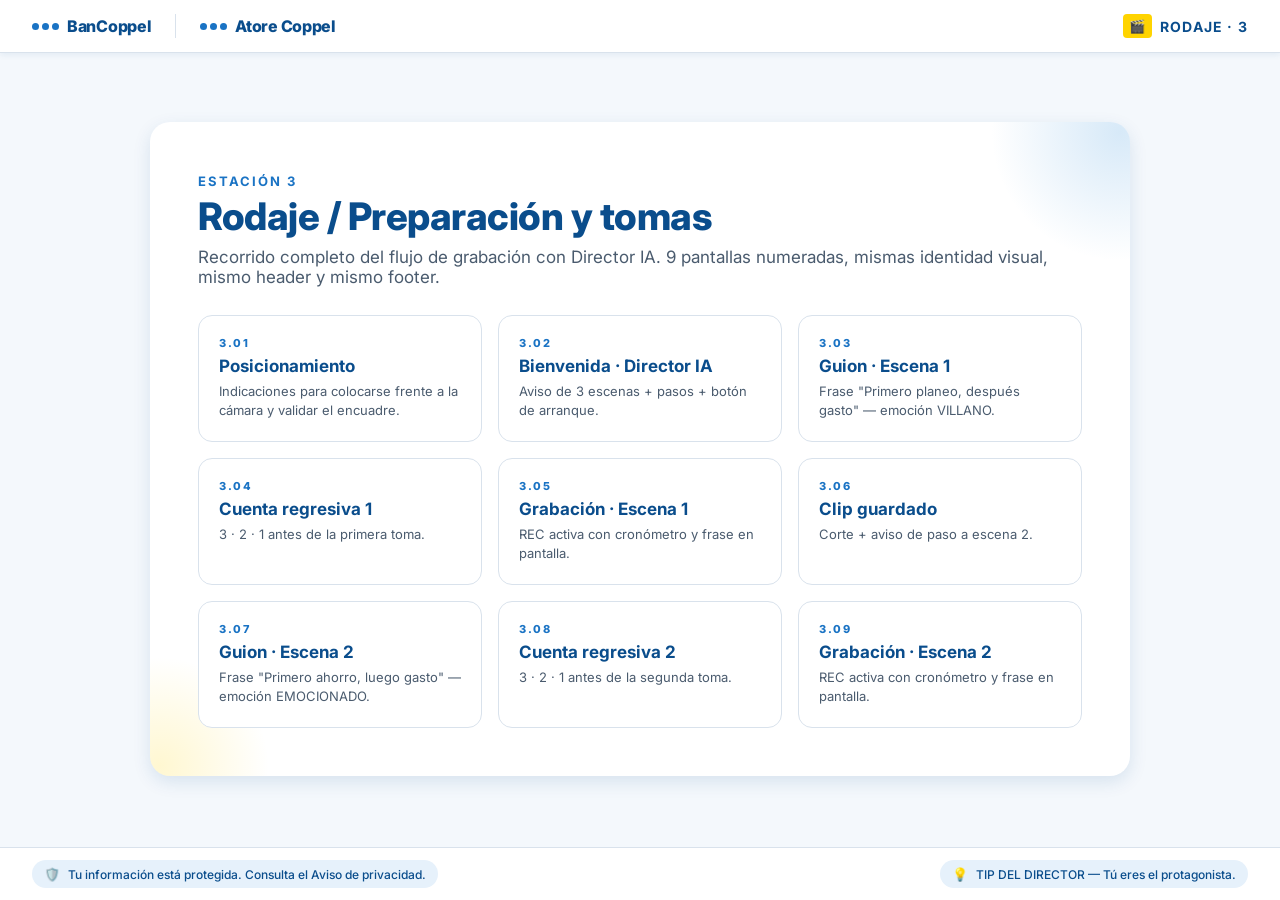
<file: index.html>
<!DOCTYPE html>
<html lang="es">
<head>
  <meta charset="UTF-8">
  <meta name="viewport" content="width=device-width, initial-scale=1.0">
  <title>Foro HTML · Estación 3 · Rodaje</title>
  <link rel="stylesheet" href="assets/styles.css">
  <link rel="preconnect" href="https://fonts.googleapis.com">
  <link rel="preconnect" href="https://fonts.gstatic.com" crossorigin>
  <link href="https://fonts.googleapis.com/css2?family=Inter:wght@400;600;700;800&display=swap" rel="stylesheet">
</head>
<body>
  <header class="app-header">
    <div class="brand">
      <div class="brand-logo">
        <span class="dots"><span class="dot"></span><span class="dot"></span><span class="dot"></span></span>
        BanCoppel
      </div>
      <div class="brand-divider"></div>
      <div class="brand-logo logo-atore">
        <span class="dots"><span class="dot"></span><span class="dot"></span><span class="dot"></span></span>
        Atore Coppel
      </div>
    </div>
    <div class="section-tag">
      <span class="claqueta">🎬</span>
      RODAJE · 3
    </div>
  </header>

  <main>
    <div class="screen">
      <div class="screen-inner">
        <div class="eyebrow">Estación 3</div>
        <h1 class="title">Rodaje / Preparación y tomas</h1>
        <h2 class="subtitle">Recorrido completo del flujo de grabación con Director IA. 9 pantallas numeradas, mismas identidad visual, mismo header y mismo footer.</h2>

        <div class="flow-grid">
          <a class="flow-card" href="3.01-posicionamiento.html">
            <div class="num">3.01</div>
            <h3>Posicionamiento</h3>
            <p>Indicaciones para colocarse frente a la cámara y validar el encuadre.</p>
          </a>
          <a class="flow-card" href="3.02-bienvenida.html">
            <div class="num">3.02</div>
            <h3>Bienvenida · Director IA</h3>
            <p>Aviso de 3 escenas + pasos + botón de arranque.</p>
          </a>
          <a class="flow-card" href="3.03-guion-1.html">
            <div class="num">3.03</div>
            <h3>Guion · Escena 1</h3>
            <p>Frase "Primero planeo, después gasto" — emoción VILLANO.</p>
          </a>
          <a class="flow-card" href="3.04-cuenta-1.html">
            <div class="num">3.04</div>
            <h3>Cuenta regresiva 1</h3>
            <p>3 · 2 · 1 antes de la primera toma.</p>
          </a>
          <a class="flow-card" href="3.05-grabacion-1.html">
            <div class="num">3.05</div>
            <h3>Grabación · Escena 1</h3>
            <p>REC activa con cronómetro y frase en pantalla.</p>
          </a>
          <a class="flow-card" href="3.06-clip-guardado.html">
            <div class="num">3.06</div>
            <h3>Clip guardado</h3>
            <p>Corte + aviso de paso a escena 2.</p>
          </a>
          <a class="flow-card" href="3.07-guion-2.html">
            <div class="num">3.07</div>
            <h3>Guion · Escena 2</h3>
            <p>Frase "Primero ahorro, luego gasto" — emoción EMOCIONADO.</p>
          </a>
          <a class="flow-card" href="3.08-cuenta-2.html">
            <div class="num">3.08</div>
            <h3>Cuenta regresiva 2</h3>
            <p>3 · 2 · 1 antes de la segunda toma.</p>
          </a>
          <a class="flow-card" href="3.09-grabacion-2.html">
            <div class="num">3.09</div>
            <h3>Grabación · Escena 2</h3>
            <p>REC activa con cronómetro y frase en pantalla.</p>
          </a>
        </div>
      </div>
    </div>
  </main>

  <footer class="app-footer">
    <span class="pill"><span class="ico">🛡️</span> Tu información está protegida. Consulta el Aviso de privacidad.</span>
    <span class="pill"><span class="ico">💡</span> TIP DEL DIRECTOR — Tú eres el protagonista.</span>
  </footer>
</body>
</html>
<!-- wake Tue Sep 29 17:18:09 UTC 2026 -->
</file>
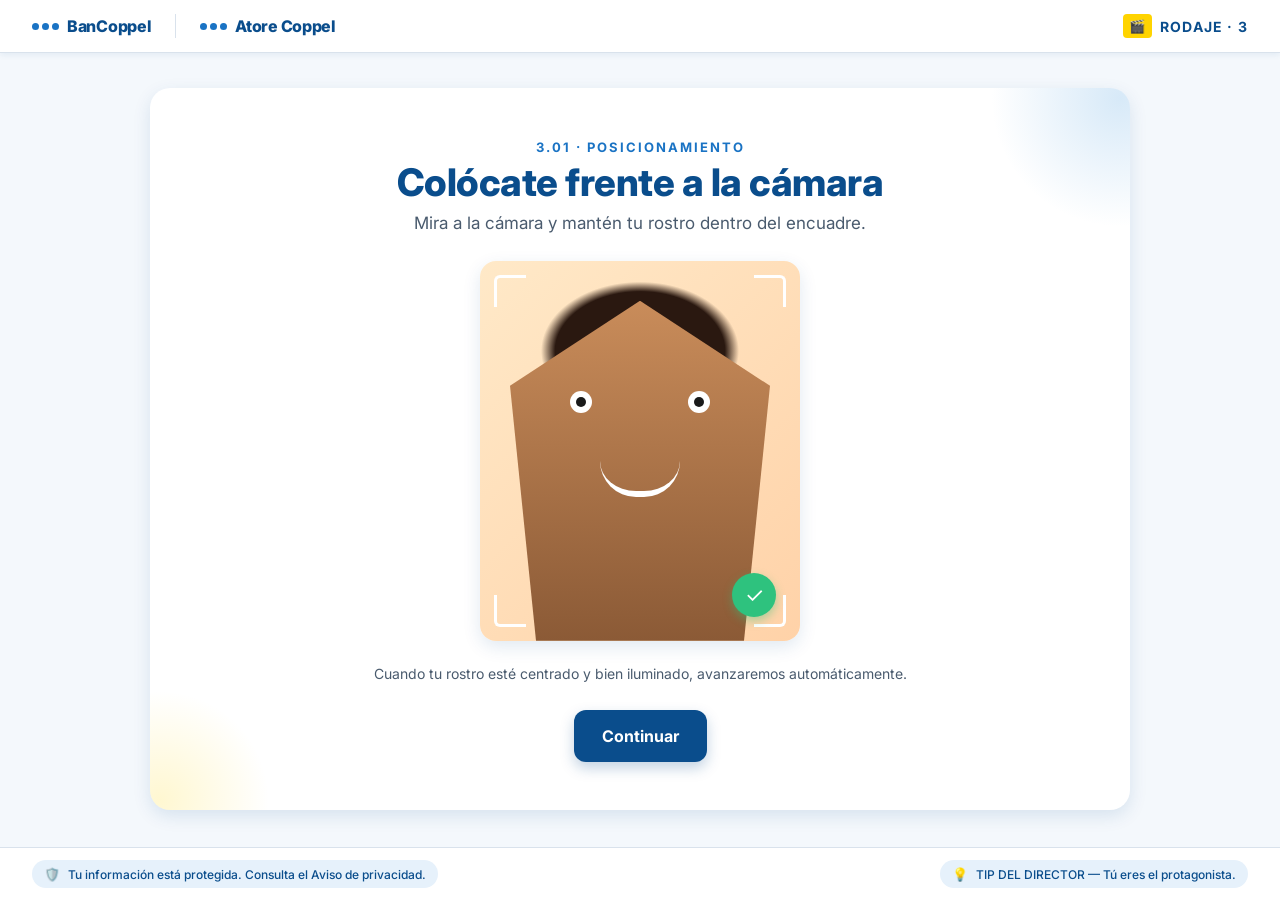
<file: 3.01-posicionamiento.html>
<!DOCTYPE html>
<html lang="es">
<head>
  <meta charset="UTF-8">
  <meta name="viewport" content="width=device-width, initial-scale=1.0">
  <title>3.01 · Posicionamiento</title>
  <link rel="stylesheet" href="assets/styles.css">
  <link href="https://fonts.googleapis.com/css2?family=Inter:wght@400;600;700;800&display=swap" rel="stylesheet">
</head>
<body>
  <header class="app-header">
    <div class="brand">
      <div class="brand-logo"><span class="dots"><span class="dot"></span><span class="dot"></span><span class="dot"></span></span>BanCoppel</div>
      <div class="brand-divider"></div>
      <div class="brand-logo logo-atore"><span class="dots"><span class="dot"></span><span class="dot"></span><span class="dot"></span></span>Atore Coppel</div>
    </div>
    <div class="section-tag"><span class="claqueta">🎬</span> RODAJE · 3</div>
  </header>

  <main>
    <div class="screen">
      <div class="screen-inner" style="text-align:center;">
        <div class="eyebrow">3.01 · Posicionamiento</div>
        <h1 class="title">Colócate frente a la cámara</h1>
        <h2 class="subtitle">Mira a la cámara y mantén tu rostro dentro del encuadre.</h2>

        <div class="camera-frame" role="img" aria-label="Vista previa del encuadre con persona sonriente">
          <div class="hair"></div>
          <div class="face"></div>
          <div class="eyes"><span></span><span></span></div>
          <div class="smile"></div>
          <div class="corner tl"></div>
          <div class="corner tr"></div>
          <div class="corner bl"></div>
          <div class="corner br"></div>
          <div class="check" title="Encuadre correcto">✓</div>
        </div>

        <p style="margin-top:24px; color:var(--c-texto-suave); font-size:14px;">
          Cuando tu rostro esté centrado y bien iluminado, avanzaremos automáticamente.
        </p>

        <div style="margin-top:28px;">
          <a class="btn btn-primary" href="3.02-bienvenida.html">Continuar</a>
        </div>
      </div>
    </div>
  </main>

  <footer class="app-footer">
    <span class="pill"><span class="ico">🛡️</span> Tu información está protegida. Consulta el Aviso de privacidad.</span>
    <span class="pill"><span class="ico">💡</span> TIP DEL DIRECTOR — Tú eres el protagonista.</span>
  </footer>
</body>
</html>
</file>
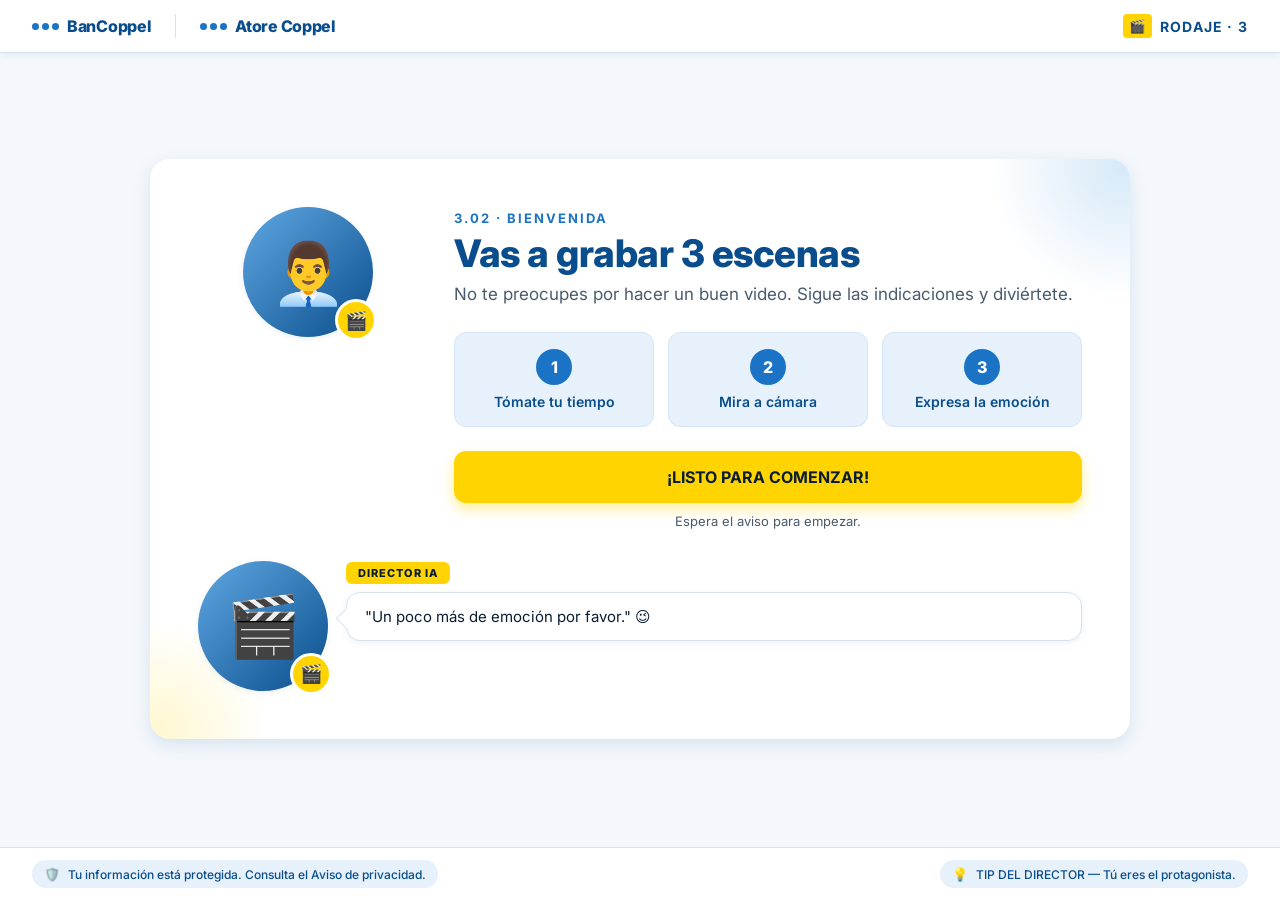
<file: 3.02-bienvenida.html>
<!DOCTYPE html>
<html lang="es">
<head>
  <meta charset="UTF-8">
  <meta name="viewport" content="width=device-width, initial-scale=1.0">
  <title>3.02 · Bienvenida · Director IA</title>
  <link rel="stylesheet" href="assets/styles.css">
  <link href="https://fonts.googleapis.com/css2?family=Inter:wght@400;600;700;800&display=swap" rel="stylesheet">
</head>
<body>
  <header class="app-header">
    <div class="brand">
      <div class="brand-logo"><span class="dots"><span class="dot"></span><span class="dot"></span><span class="dot"></span></span>BanCoppel</div>
      <div class="brand-divider"></div>
      <div class="brand-logo logo-atore"><span class="dots"><span class="dot"></span><span class="dot"></span><span class="dot"></span></span>Atore Coppel</div>
    </div>
    <div class="section-tag"><span class="claqueta">🎬</span> RODAJE · 3</div>
  </header>

  <main>
    <div class="screen">
      <div class="screen-inner">
        <div class="split">
          <div class="left">
            <div class="director-avatar">👨‍💼</div>
          </div>

          <div>
            <div class="eyebrow">3.02 · Bienvenida</div>
            <h1 class="title">Vas a grabar 3 escenas</h1>
            <h2 class="subtitle">No te preocupes por hacer un buen video. Sigue las indicaciones y diviértete.</h2>

            <div class="steps">
              <div class="step"><div class="num">1</div><div class="label">Tómate tu tiempo</div></div>
              <div class="step"><div class="num">2</div><div class="label">Mira a cámara</div></div>
              <div class="step"><div class="num">3</div><div class="label">Expresa la emoción</div></div>
            </div>

            <a class="btn btn-yellow btn-block" href="3.03-guion-1.html">
              ¡LISTO PARA COMENZAR!
            </a>
            <p style="margin-top:10px; font-size:13px; color:var(--c-texto-suave); text-align:center;">
              Espera el aviso para empezar.
            </p>
          </div>
        </div>

        <div style="margin-top:32px;">
          <div class="director">
            <div class="director-avatar">🎬</div>
            <div class="director-info">
              <span class="director-tag">DIRECTOR IA</span>
              <div class="director-bubble">
                "Un poco más de emoción por favor." 😉
              </div>
            </div>
          </div>
        </div>
      </div>
    </div>
  </main>

  <footer class="app-footer">
    <span class="pill"><span class="ico">🛡️</span> Tu información está protegida. Consulta el Aviso de privacidad.</span>
    <span class="pill"><span class="ico">💡</span> TIP DEL DIRECTOR — Tú eres el protagonista.</span>
  </footer>
</body>
</html>
</file>
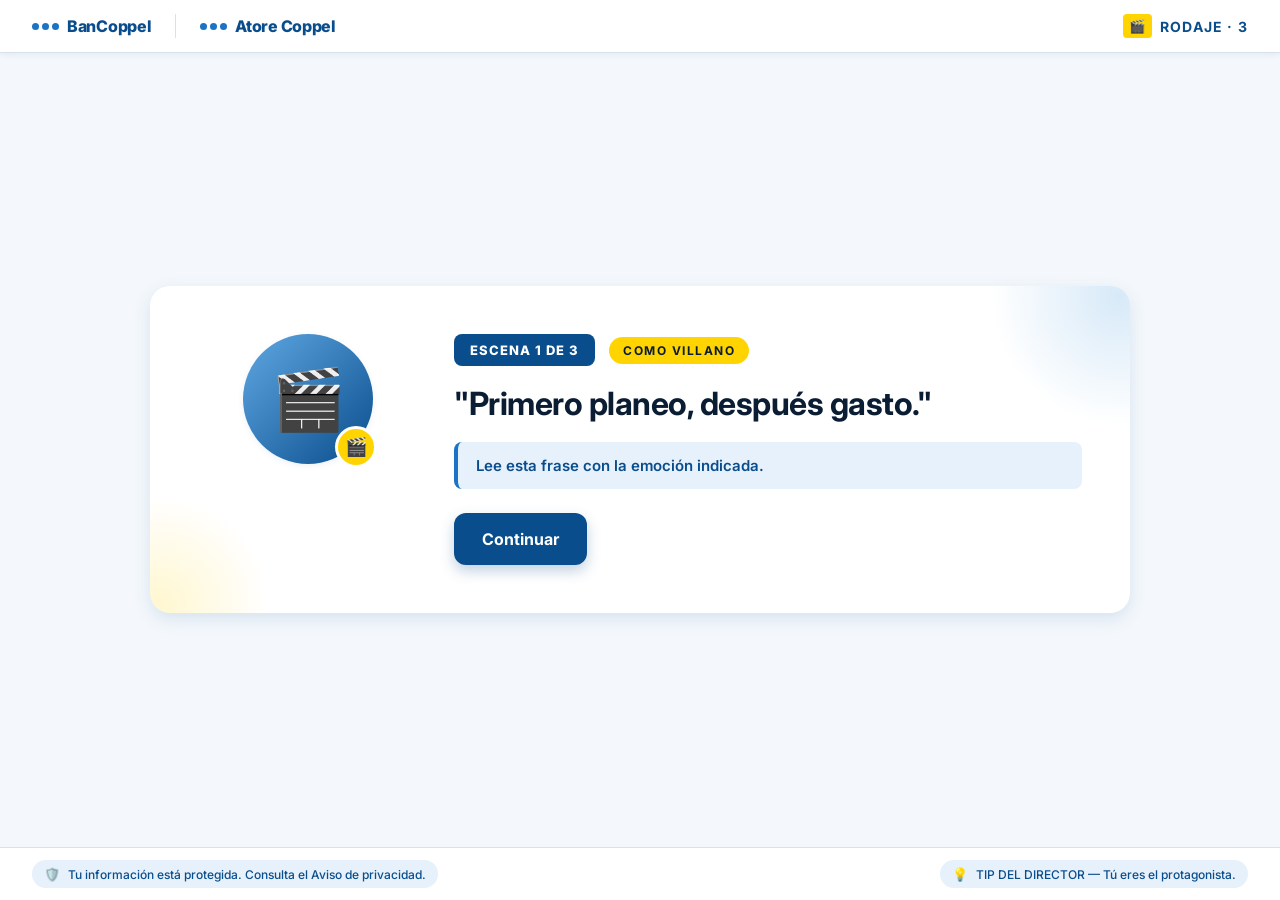
<file: 3.03-guion-1.html>
<!DOCTYPE html>
<html lang="es">
<head>
  <meta charset="UTF-8">
  <meta name="viewport" content="width=device-width, initial-scale=1.0">
  <title>3.03 · Guion Escena 1</title>
  <link rel="stylesheet" href="assets/styles.css">
  <link href="https://fonts.googleapis.com/css2?family=Inter:wght@400;600;700;800&display=swap" rel="stylesheet">
</head>
<body>
  <header class="app-header">
    <div class="brand">
      <div class="brand-logo"><span class="dots"><span class="dot"></span><span class="dot"></span><span class="dot"></span></span>BanCoppel</div>
      <div class="brand-divider"></div>
      <div class="brand-logo logo-atore"><span class="dots"><span class="dot"></span><span class="dot"></span><span class="dot"></span></span>Atore Coppel</div>
    </div>
    <div class="section-tag"><span class="claqueta">🎬</span> RODAJE · 3</div>
  </header>

  <main>
    <div class="screen">
      <div class="screen-inner">
        <div class="split">
          <div class="left">
            <div class="director-avatar">🎬</div>
          </div>

          <div>
            <span class="escena-tag">ESCENA 1 DE 3</span>
            <span class="emocion-tag">COMO VILLANO</span>

            <blockquote class="quote">"Primero planeo, después gasto."</blockquote>

            <div class="instr">Lee esta frase con la emoción indicada.</div>

            <div style="margin-top:24px; display:flex; gap:12px;">
              <a class="btn btn-primary" href="3.04-cuenta-1.html">Continuar</a>
            </div>
          </div>
        </div>
      </div>
    </div>
  </main>

  <footer class="app-footer">
    <span class="pill"><span class="ico">🛡️</span> Tu información está protegida. Consulta el Aviso de privacidad.</span>
    <span class="pill"><span class="ico">💡</span> TIP DEL DIRECTOR — Tú eres el protagonista.</span>
  </footer>
</body>
</html>
</file>
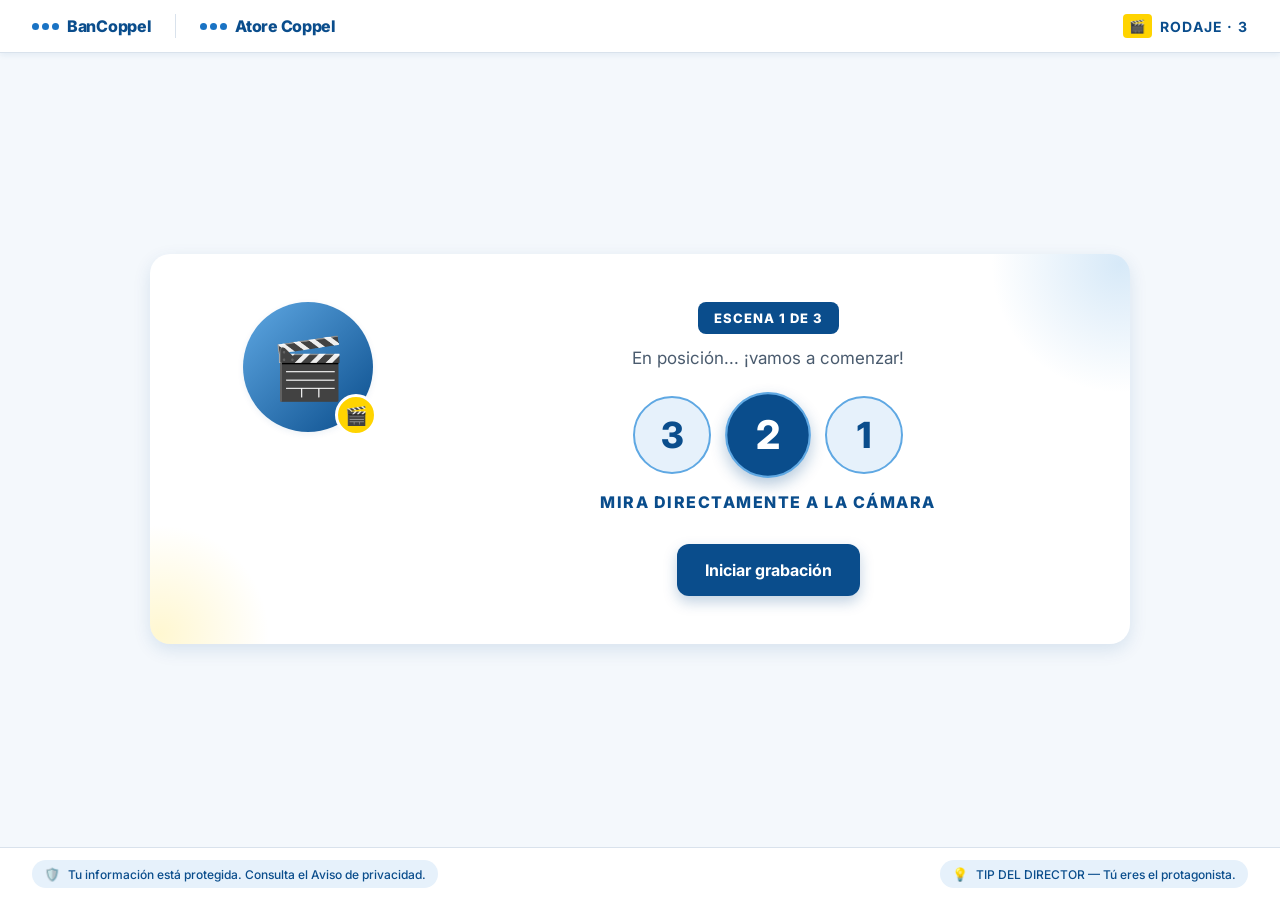
<file: 3.04-cuenta-1.html>
<!DOCTYPE html>
<html lang="es">
<head>
  <meta charset="UTF-8">
  <meta name="viewport" content="width=device-width, initial-scale=1.0">
  <title>3.04 · Cuenta regresiva 1</title>
  <link rel="stylesheet" href="assets/styles.css">
  <link href="https://fonts.googleapis.com/css2?family=Inter:wght@400;600;700;800&display=swap" rel="stylesheet">
</head>
<body>
  <header class="app-header">
    <div class="brand">
      <div class="brand-logo"><span class="dots"><span class="dot"></span><span class="dot"></span><span class="dot"></span></span>BanCoppel</div>
      <div class="brand-divider"></div>
      <div class="brand-logo logo-atore"><span class="dots"><span class="dot"></span><span class="dot"></span><span class="dot"></span></span>Atore Coppel</div>
    </div>
    <div class="section-tag"><span class="claqueta">🎬</span> RODAJE · 3</div>
  </header>

  <main>
    <div class="screen">
      <div class="screen-inner">
        <div class="split">
          <div class="left">
            <div class="director-avatar">🎬</div>
          </div>

          <div style="text-align:center;">
            <span class="escena-tag">ESCENA 1 DE 3</span>
            <h2 class="subtitle" style="margin-top:14px;">En posición... ¡vamos a comenzar!</h2>

            <div class="countdown" id="countdown">
              <div class="circle active">3</div>
              <div class="circle">2</div>
              <div class="circle">1</div>
            </div>

            <div class="look-cam">MIRA DIRECTAMENTE A LA CÁMARA</div>

            <div style="margin-top:32px;">
              <a class="btn btn-primary" href="3.05-grabacion-1.html">Iniciar grabación</a>
            </div>
          </div>
        </div>
      </div>
    </div>
  </main>

  <footer class="app-footer">
    <span class="pill"><span class="ico">🛡️</span> Tu información está protegida. Consulta el Aviso de privacidad.</span>
    <span class="pill"><span class="ico">💡</span> TIP DEL DIRECTOR — Tú eres el protagonista.</span>
  </footer>

  <script>
    // Pequeña animación visual: resalta 3 → 2 → 1
    const circles = document.querySelectorAll('#countdown .circle');
    let i = 0;
    setInterval(() => {
      circles.forEach(c => c.classList.remove('active'));
      i = (i + 1) % circles.length;
      circles[i].classList.add('active');
    }, 900);
  </script>
</body>
</html>
</file>
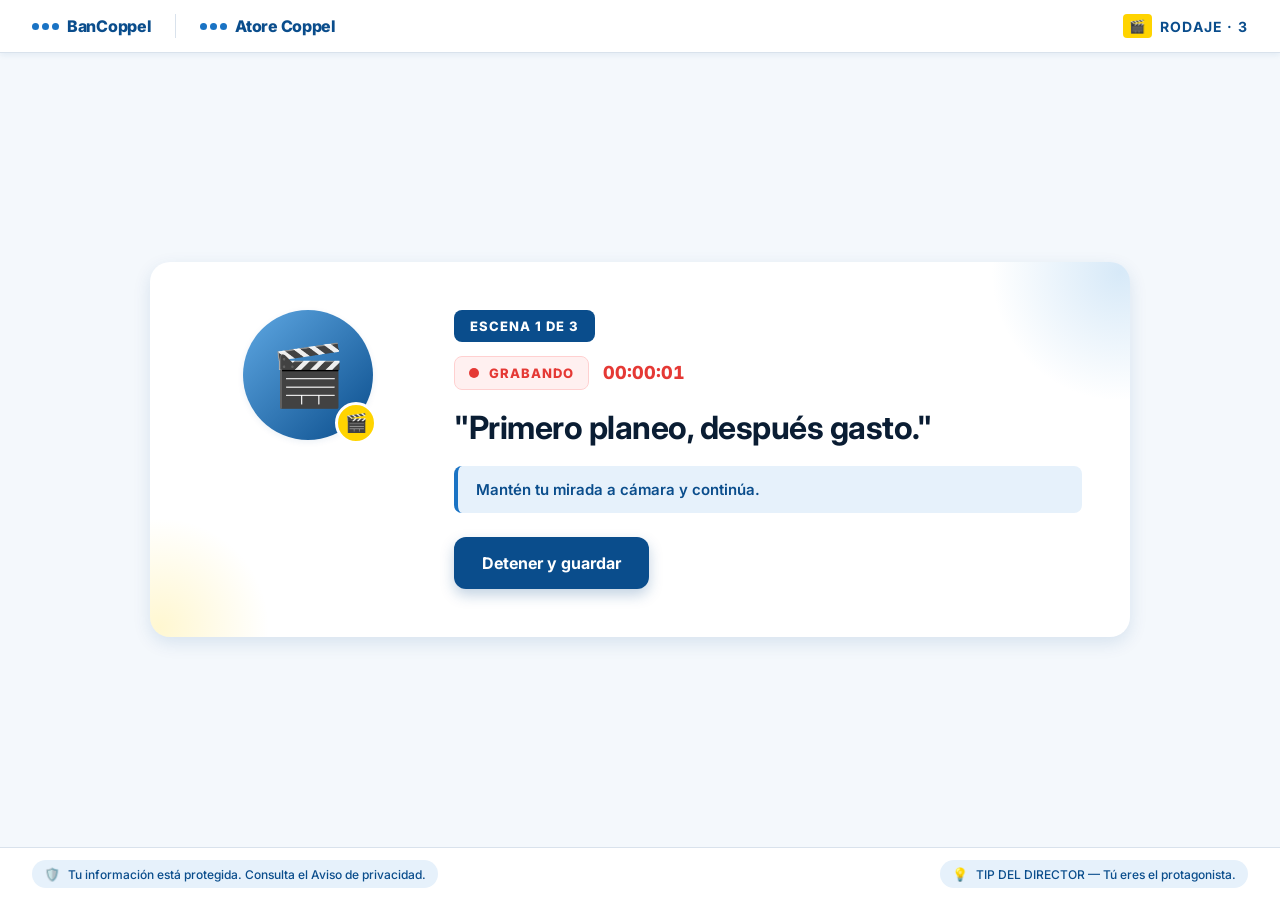
<file: 3.05-grabacion-1.html>
<!DOCTYPE html>
<html lang="es">
<head>
  <meta charset="UTF-8">
  <meta name="viewport" content="width=device-width, initial-scale=1.0">
  <title>3.05 · Grabación Escena 1</title>
  <link rel="stylesheet" href="assets/styles.css">
  <link href="https://fonts.googleapis.com/css2?family=Inter:wght@400;600;700;800&display=swap" rel="stylesheet">
</head>
<body>
  <header class="app-header">
    <div class="brand">
      <div class="brand-logo"><span class="dots"><span class="dot"></span><span class="dot"></span><span class="dot"></span></span>BanCoppel</div>
      <div class="brand-divider"></div>
      <div class="brand-logo logo-atore"><span class="dots"><span class="dot"></span><span class="dot"></span><span class="dot"></span></span>Atore Coppel</div>
    </div>
    <div class="section-tag"><span class="claqueta">🎬</span> RODAJE · 3</div>
  </header>

  <main>
    <div class="screen">
      <div class="screen-inner">
        <div class="split">
          <div class="left">
            <div class="director-avatar">🎬</div>
          </div>

          <div>
            <span class="escena-tag">ESCENA 1 DE 3</span>

            <div style="margin-top:14px; display:flex; align-items:center; gap:14px;">
              <span class="rec-hud"><span class="dot"></span> GRABANDO</span>
              <span class="timer" id="timer" style="font-weight:800; color:var(--c-rojo-500); font-size:18px;">00:00:00</span>
            </div>

            <blockquote class="quote">"Primero planeo, después gasto."</blockquote>

            <div class="instr">Mantén tu mirada a cámara y continúa.</div>

            <div style="margin-top:24px;">
              <a class="btn btn-primary" href="3.06-clip-guardado.html">Detener y guardar</a>
            </div>
          </div>
        </div>
      </div>
    </div>
  </main>

  <footer class="app-footer">
    <span class="pill"><span class="ico">🛡️</span> Tu información está protegida. Consulta el Aviso de privacidad.</span>
    <span class="pill"><span class="ico">💡</span> TIP DEL DIRECTOR — Tú eres el protagonista.</span>
  </footer>

  <script>
    const t = document.getElementById('timer');
    let s = 0;
    setInterval(() => {
      s++;
      const hh = String(Math.floor(s / 3600)).padStart(2, '0');
      const mm = String(Math.floor((s % 3600) / 60)).padStart(2, '0');
      const ss = String(s % 60).padStart(2, '0');
      t.textContent = `${hh}:${mm}:${ss}`;
    }, 1000);
  </script>
</body>
</html>
</file>
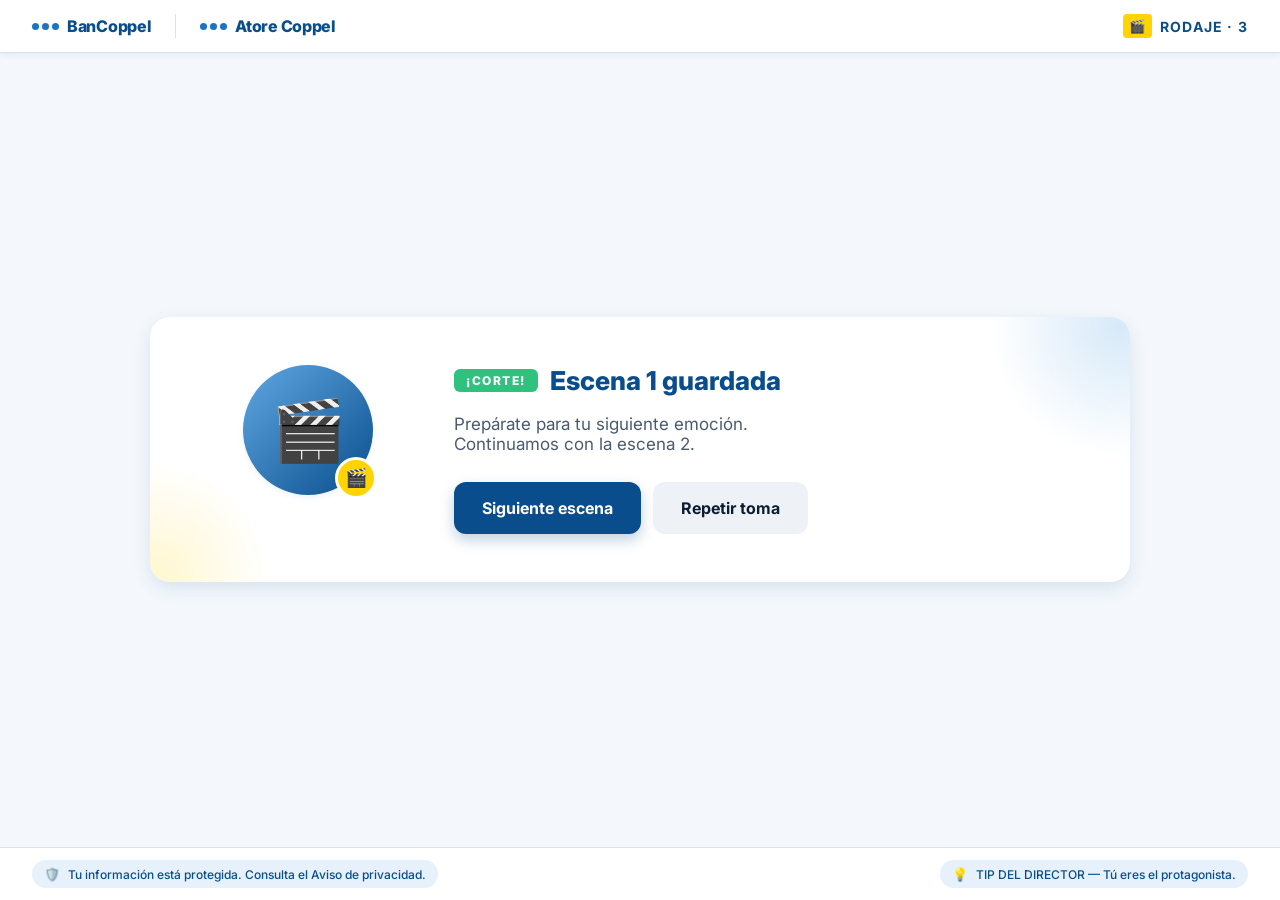
<file: 3.06-clip-guardado.html>
<!DOCTYPE html>
<html lang="es">
<head>
  <meta charset="UTF-8">
  <meta name="viewport" content="width=device-width, initial-scale=1.0">
  <title>3.06 · Clip guardado</title>
  <link rel="stylesheet" href="assets/styles.css">
  <link href="https://fonts.googleapis.com/css2?family=Inter:wght@400;600;700;800&display=swap" rel="stylesheet">
</head>
<body>
  <header class="app-header">
    <div class="brand">
      <div class="brand-logo"><span class="dots"><span class="dot"></span><span class="dot"></span><span class="dot"></span></span>BanCoppel</div>
      <div class="brand-divider"></div>
      <div class="brand-logo logo-atore"><span class="dots"><span class="dot"></span><span class="dot"></span><span class="dot"></span></span>Atore Coppel</div>
    </div>
    <div class="section-tag"><span class="claqueta">🎬</span> RODAJE · 3</div>
  </header>

  <main>
    <div class="screen">
      <div class="screen-inner">
        <div class="split">
          <div class="left">
            <div class="director-avatar">🎬</div>
          </div>

          <div>
            <div class="corte">
              <span class="badge">¡CORTE!</span>
              <span>Escena 1 guardada</span>
            </div>

            <h2 class="subtitle" style="margin-top:18px;">
              Prepárate para tu siguiente emoción.<br>
              Continuamos con la escena 2.
            </h2>

            <div style="margin-top:24px; display:flex; gap:12px;">
              <a class="btn btn-primary" href="3.07-guion-2.html">Siguiente escena</a>
              <a class="btn" style="background:#eef2f7; color:var(--c-texto);" href="3.05-grabacion-1.html">Repetir toma</a>
            </div>
          </div>
        </div>
      </div>
    </div>
  </main>

  <footer class="app-footer">
    <span class="pill"><span class="ico">🛡️</span> Tu información está protegida. Consulta el Aviso de privacidad.</span>
    <span class="pill"><span class="ico">💡</span> TIP DEL DIRECTOR — Tú eres el protagonista.</span>
  </footer>
</body>
</html>
</file>
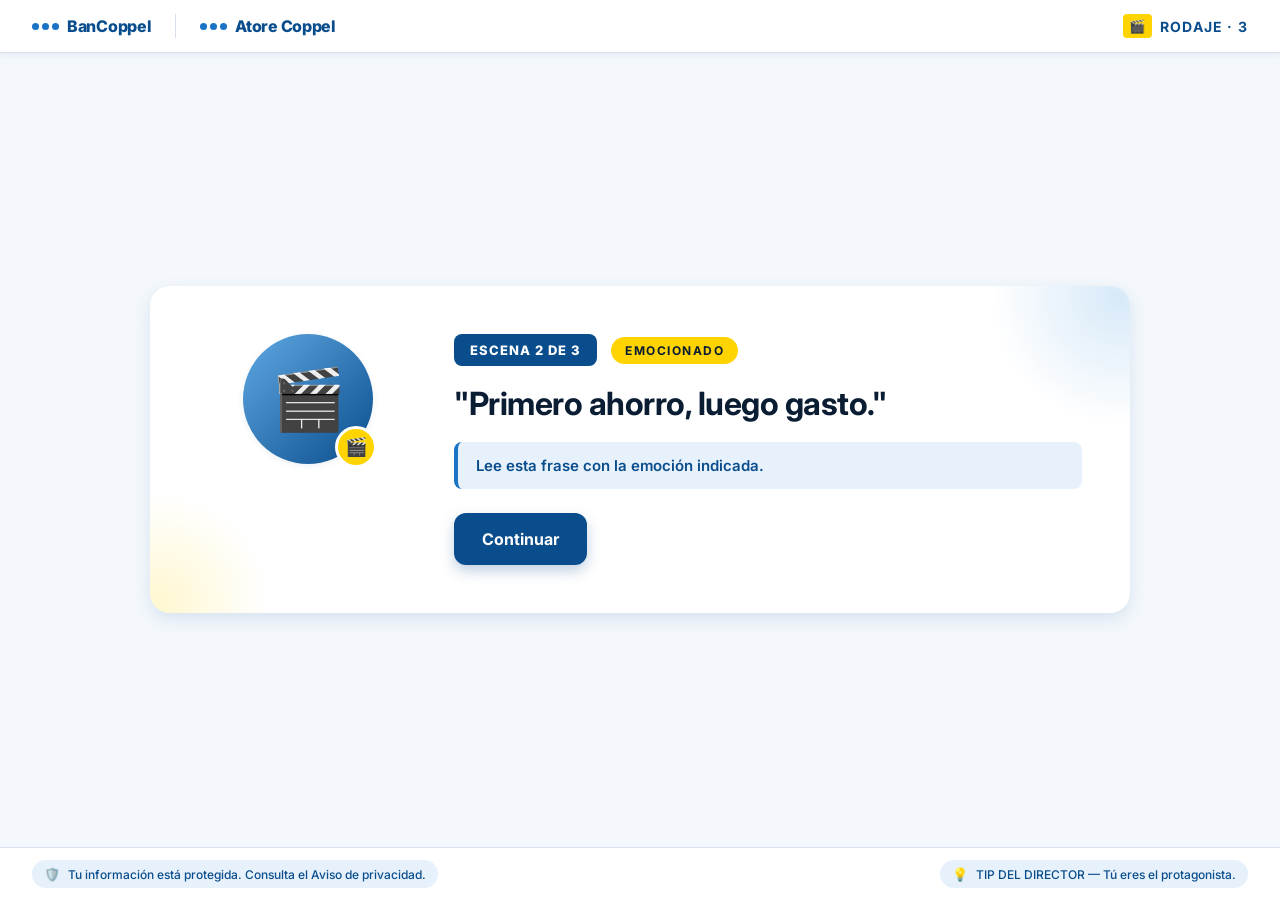
<file: 3.07-guion-2.html>
<!DOCTYPE html>
<html lang="es">
<head>
  <meta charset="UTF-8">
  <meta name="viewport" content="width=device-width, initial-scale=1.0">
  <title>3.07 · Guion Escena 2</title>
  <link rel="stylesheet" href="assets/styles.css">
  <link href="https://fonts.googleapis.com/css2?family=Inter:wght@400;600;700;800&display=swap" rel="stylesheet">
</head>
<body>
  <header class="app-header">
    <div class="brand">
      <div class="brand-logo"><span class="dots"><span class="dot"></span><span class="dot"></span><span class="dot"></span></span>BanCoppel</div>
      <div class="brand-divider"></div>
      <div class="brand-logo logo-atore"><span class="dots"><span class="dot"></span><span class="dot"></span><span class="dot"></span></span>Atore Coppel</div>
    </div>
    <div class="section-tag"><span class="claqueta">🎬</span> RODAJE · 3</div>
  </header>

  <main>
    <div class="screen">
      <div class="screen-inner">
        <div class="split">
          <div class="left">
            <div class="director-avatar">🎬</div>
          </div>

          <div>
            <span class="escena-tag">ESCENA 2 DE 3</span>
            <span class="emocion-tag">EMOCIONADO</span>

            <blockquote class="quote">"Primero ahorro, luego gasto."</blockquote>

            <div class="instr">Lee esta frase con la emoción indicada.</div>

            <div style="margin-top:24px; display:flex; gap:12px;">
              <a class="btn btn-primary" href="3.08-cuenta-2.html">Continuar</a>
            </div>
          </div>
        </div>
      </div>
    </div>
  </main>

  <footer class="app-footer">
    <span class="pill"><span class="ico">🛡️</span> Tu información está protegida. Consulta el Aviso de privacidad.</span>
    <span class="pill"><span class="ico">💡</span> TIP DEL DIRECTOR — Tú eres el protagonista.</span>
  </footer>
</body>
</html>
</file>
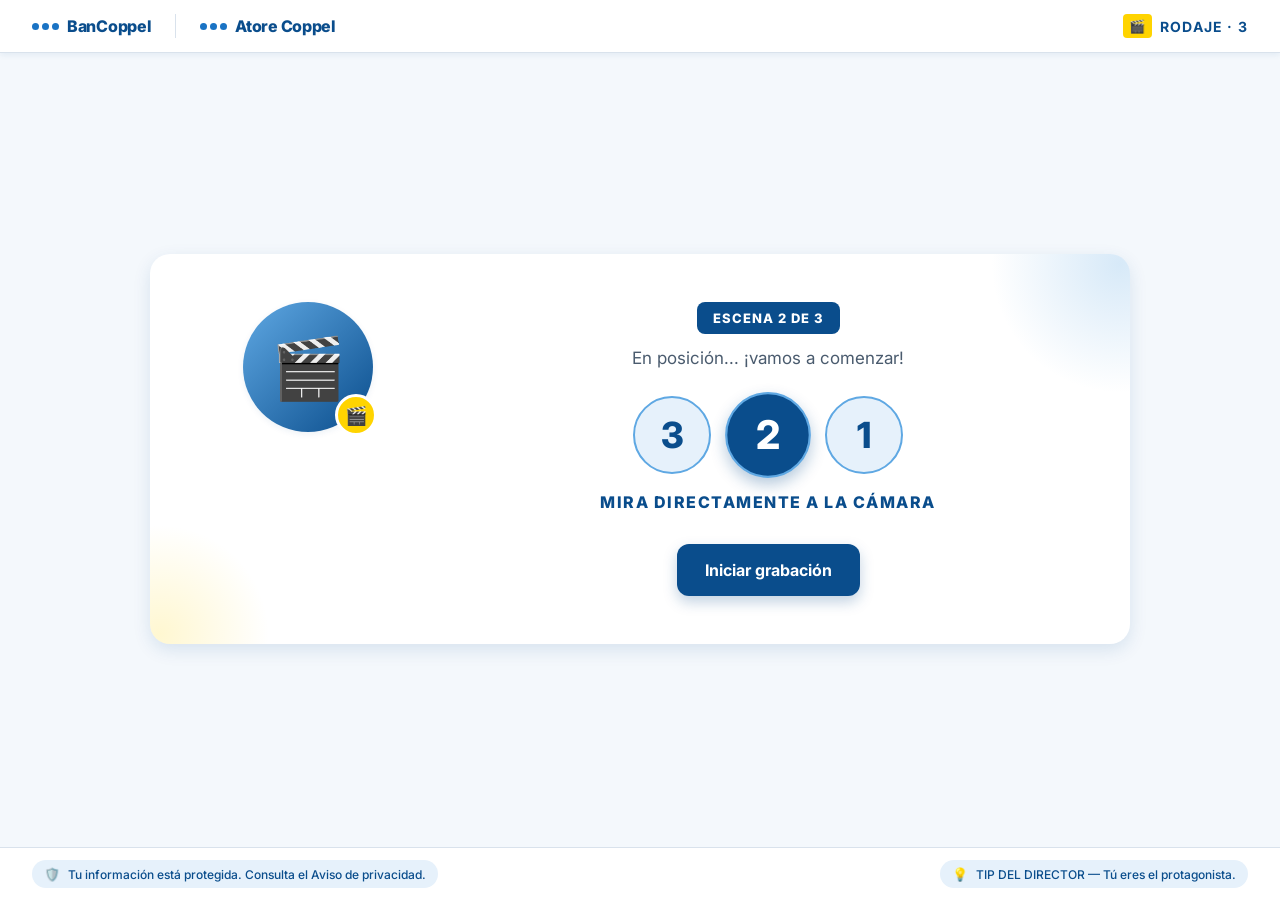
<file: 3.08-cuenta-2.html>
<!DOCTYPE html>
<html lang="es">
<head>
  <meta charset="UTF-8">
  <meta name="viewport" content="width=device-width, initial-scale=1.0">
  <title>3.08 · Cuenta regresiva 2</title>
  <link rel="stylesheet" href="assets/styles.css">
  <link href="https://fonts.googleapis.com/css2?family=Inter:wght@400;600;700;800&display=swap" rel="stylesheet">
</head>
<body>
  <header class="app-header">
    <div class="brand">
      <div class="brand-logo"><span class="dots"><span class="dot"></span><span class="dot"></span><span class="dot"></span></span>BanCoppel</div>
      <div class="brand-divider"></div>
      <div class="brand-logo logo-atore"><span class="dots"><span class="dot"></span><span class="dot"></span><span class="dot"></span></span>Atore Coppel</div>
    </div>
    <div class="section-tag"><span class="claqueta">🎬</span> RODAJE · 3</div>
  </header>

  <main>
    <div class="screen">
      <div class="screen-inner">
        <div class="split">
          <div class="left">
            <div class="director-avatar">🎬</div>
          </div>

          <div style="text-align:center;">
            <span class="escena-tag">ESCENA 2 DE 3</span>
            <h2 class="subtitle" style="margin-top:14px;">En posición... ¡vamos a comenzar!</h2>

            <div class="countdown" id="countdown">
              <div class="circle active">3</div>
              <div class="circle">2</div>
              <div class="circle">1</div>
            </div>

            <div class="look-cam">MIRA DIRECTAMENTE A LA CÁMARA</div>

            <div style="margin-top:32px;">
              <a class="btn btn-primary" href="3.09-grabacion-2.html">Iniciar grabación</a>
            </div>
          </div>
        </div>
      </div>
    </div>
  </main>

  <footer class="app-footer">
    <span class="pill"><span class="ico">🛡️</span> Tu información está protegida. Consulta el Aviso de privacidad.</span>
    <span class="pill"><span class="ico">💡</span> TIP DEL DIRECTOR — Tú eres el protagonista.</span>
  </footer>

  <script>
    const circles = document.querySelectorAll('#countdown .circle');
    let i = 0;
    setInterval(() => {
      circles.forEach(c => c.classList.remove('active'));
      i = (i + 1) % circles.length;
      circles[i].classList.add('active');
    }, 900);
  </script>
</body>
</html>
</file>
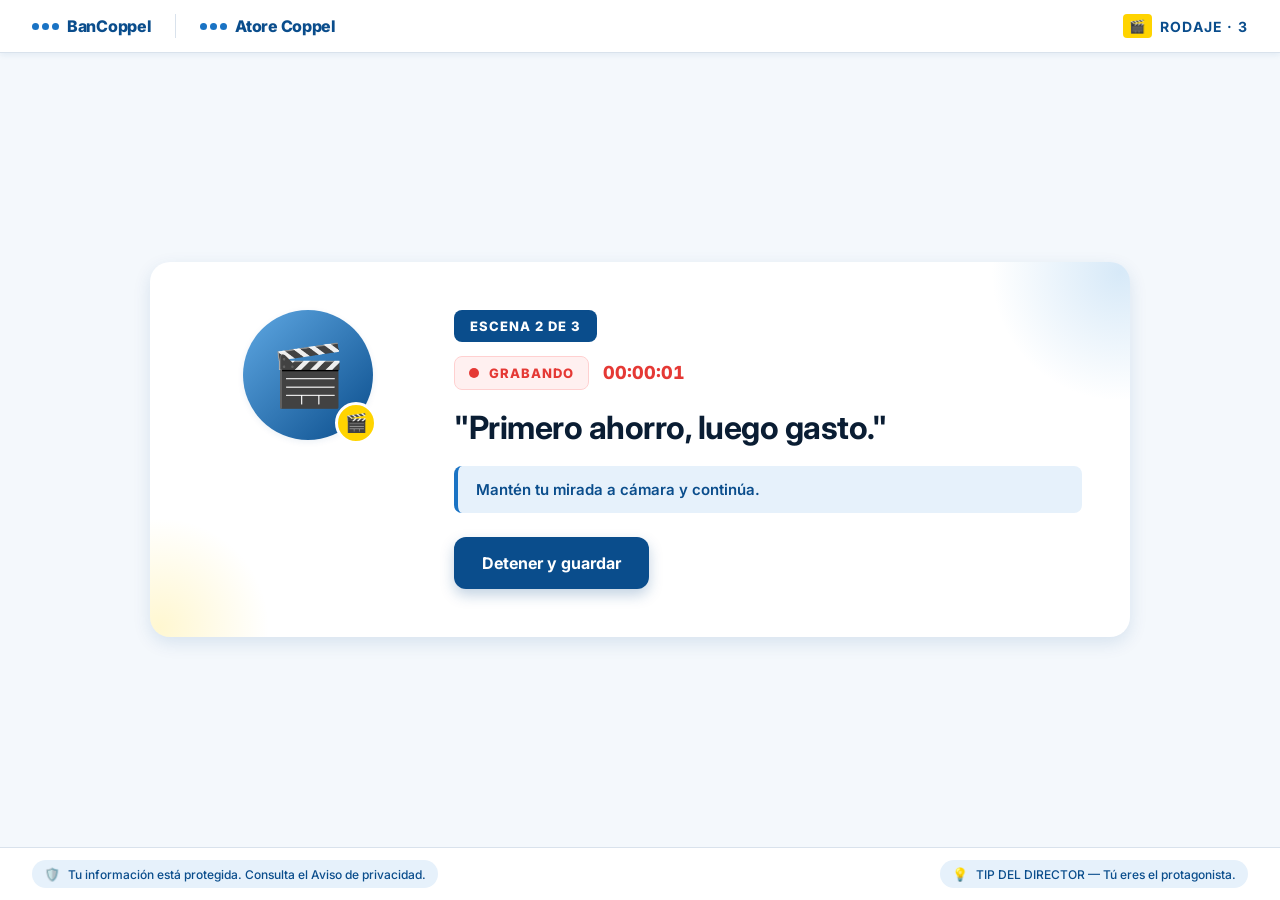
<file: 3.09-grabacion-2.html>
<!DOCTYPE html>
<html lang="es">
<head>
  <meta charset="UTF-8">
  <meta name="viewport" content="width=device-width, initial-scale=1.0">
  <title>3.09 · Grabación Escena 2</title>
  <link rel="stylesheet" href="assets/styles.css">
  <link href="https://fonts.googleapis.com/css2?family=Inter:wght@400;600;700;800&display=swap" rel="stylesheet">
</head>
<body>
  <header class="app-header">
    <div class="brand">
      <div class="brand-logo"><span class="dots"><span class="dot"></span><span class="dot"></span><span class="dot"></span></span>BanCoppel</div>
      <div class="brand-divider"></div>
      <div class="brand-logo logo-atore"><span class="dots"><span class="dot"></span><span class="dot"></span><span class="dot"></span></span>Atore Coppel</div>
    </div>
    <div class="section-tag"><span class="claqueta">🎬</span> RODAJE · 3</div>
  </header>

  <main>
    <div class="screen">
      <div class="screen-inner">
        <div class="split">
          <div class="left">
            <div class="director-avatar">🎬</div>
          </div>

          <div>
            <span class="escena-tag">ESCENA 2 DE 3</span>

            <div style="margin-top:14px; display:flex; align-items:center; gap:14px;">
              <span class="rec-hud"><span class="dot"></span> GRABANDO</span>
              <span class="timer" id="timer" style="font-weight:800; color:var(--c-rojo-500); font-size:18px;">00:00:00</span>
            </div>

            <blockquote class="quote">"Primero ahorro, luego gasto."</blockquote>

            <div class="instr">Mantén tu mirada a cámara y continúa.</div>

            <div style="margin-top:24px;">
              <a class="btn btn-primary" href="3.06-clip-guardado.html">Detener y guardar</a>
            </div>
          </div>
        </div>
      </div>
    </div>
  </main>

  <footer class="app-footer">
    <span class="pill"><span class="ico">🛡️</span> Tu información está protegida. Consulta el Aviso de privacidad.</span>
    <span class="pill"><span class="ico">💡</span> TIP DEL DIRECTOR — Tú eres el protagonista.</span>
  </footer>

  <script>
    const t = document.getElementById('timer');
    let s = 0;
    setInterval(() => {
      s++;
      const hh = String(Math.floor(s / 3600)).padStart(2, '0');
      const mm = String(Math.floor((s % 3600) / 60)).padStart(2, '0');
      const ss = String(s % 60).padStart(2, '0');
      t.textContent = `${hh}:${mm}:${ss}`;
    }, 1000);
  </script>
</body>
</html>
</file>
<file: assets/styles.css>
/* ===================================================================
   FORO-HTML · Hoja de estilos compartida
   Estación 3 · Rodaje / Preparación y tomas
   Paleta BanCoppel (azul corporativo + acentos amarillo/rojo)
   =================================================================== */

:root {
  /* Paleta BanCoppel */
  --c-azul-900: #003a70;
  --c-azul-700: #0a4d8c;
  --c-azul-500: #1a73c4;
  --c-azul-300: #5fa8e3;
  --c-azul-100: #e6f1fb;

  --c-amarillo-500: #ffd400;
  --c-amarillo-400: #ffdd33;
  --c-amarillo-100: #fff7c2;

  --c-rojo-500: #e53935;
  --c-verde-500: #2ec27e;

  --c-texto: #0a1d33;
  --c-texto-suave: #4a5b6e;
  --c-bg: #f4f8fc;
  --c-card: #ffffff;
  --c-border: #d9e2ec;

  --shadow-sm: 0 2px 6px rgba(10, 77, 140, 0.08);
  --shadow-md: 0 6px 18px rgba(10, 77, 140, 0.12);
  --radius: 14px;
}

* { box-sizing: border-box; margin: 0; padding: 0; }

html, body {
  height: 100%;
  font-family: 'Inter', 'Segoe UI', system-ui, -apple-system, sans-serif;
  background: var(--c-bg);
  color: var(--c-texto);
  -webkit-font-smoothing: antialiased;
}

/* ---------- Header común ---------- */
.app-header {
  background: #fff;
  border-bottom: 1px solid var(--c-border);
  padding: 14px 32px;
  display: flex;
  align-items: center;
  justify-content: space-between;
  position: sticky;
  top: 0;
  z-index: 10;
  box-shadow: var(--shadow-sm);
}
.brand { display: flex; align-items: center; gap: 24px; }
.brand-logo {
  font-weight: 800;
  letter-spacing: -0.3px;
  display: flex;
  align-items: center;
  gap: 8px;
  font-size: 16px;
  color: var(--c-azul-700);
}
.brand-logo .dots { display: inline-flex; gap: 3px; }
.brand-logo .dot { width: 7px; height: 7px; border-radius: 50%; background: var(--c-azul-500); }
.brand-logo .logo-atore { color: var(--c-texto); }
.brand-divider { width: 1px; height: 24px; background: var(--c-border); }

.section-tag {
  display: inline-flex;
  align-items: center;
  gap: 8px;
  color: var(--c-azul-700);
  font-weight: 700;
  font-size: 14px;
  letter-spacing: 1.2px;
  text-transform: uppercase;
}
.section-tag .claqueta {
  background: var(--c-amarillo-500);
  padding: 4px 6px;
  border-radius: 4px;
  font-size: 13px;
}

/* ---------- Footer común ---------- */
.app-footer {
  background: #fff;
  border-top: 1px solid var(--c-border);
  padding: 12px 32px;
  display: flex;
  justify-content: space-between;
  gap: 24px;
  font-size: 12px;
  color: var(--c-texto-suave);
  position: fixed;
  bottom: 0;
  left: 0;
  right: 0;
  z-index: 9;
}
.app-footer .pill {
  display: inline-flex;
  align-items: center;
  gap: 8px;
  background: var(--c-azul-100);
  color: var(--c-azul-700);
  padding: 6px 12px;
  border-radius: 999px;
  font-weight: 500;
}
.app-footer .pill .ico { font-size: 13px; }

/* ---------- Layout principal ---------- */
main {
  min-height: calc(100vh - 60px);
  padding: 32px;
  padding-bottom: 80px;
  display: flex;
  align-items: center;
  justify-content: center;
}
.screen {
  width: 100%;
  max-width: 980px;
  background: var(--c-card);
  border-radius: 20px;
  box-shadow: var(--shadow-md);
  padding: 48px;
  position: relative;
  overflow: hidden;
}
.screen::before {
  content: '';
  position: absolute;
  top: -120px; right: -120px;
  width: 260px; height: 260px;
  background: radial-gradient(circle, rgba(95,168,227,0.25), transparent 70%);
  pointer-events: none;
}
.screen::after {
  content: '';
  position: absolute;
  bottom: -100px; left: -100px;
  width: 220px; height: 220px;
  background: radial-gradient(circle, rgba(255,212,0,0.18), transparent 70%);
  pointer-events: none;
}
.screen-inner { position: relative; z-index: 1; }

/* ---------- Tipografía ---------- */
h1.title {
  font-size: 38px;
  line-height: 1.15;
  color: var(--c-azul-700);
  font-weight: 800;
  margin-bottom: 8px;
  letter-spacing: -0.5px;
}
h2.subtitle {
  font-size: 17px;
  color: var(--c-texto-suave);
  font-weight: 400;
  margin-bottom: 28px;
}
.eyebrow {
  display: inline-block;
  color: var(--c-azul-500);
  font-weight: 700;
  font-size: 13px;
  letter-spacing: 2px;
  text-transform: uppercase;
  margin-bottom: 6px;
}

/* ---------- Botones ---------- */
.btn {
  display: inline-flex;
  align-items: center;
  justify-content: center;
  gap: 10px;
  padding: 16px 28px;
  border-radius: 12px;
  font-weight: 700;
  font-size: 16px;
  border: none;
  cursor: pointer;
  text-decoration: none;
  transition: transform .12s ease, box-shadow .12s ease;
  font-family: inherit;
}
.btn-primary { background: var(--c-azul-700); color: #fff; box-shadow: 0 6px 14px rgba(10,77,140,0.25); }
.btn-primary:hover { transform: translateY(-1px); box-shadow: 0 10px 20px rgba(10,77,140,0.32); }
.btn-yellow { background: var(--c-amarillo-500); color: var(--c-texto); box-shadow: 0 6px 14px rgba(255,212,0,0.4); }
.btn-block { width: 100%; }

/* ---------- Avatar / Director IA ---------- */
.director {
  display: flex;
  align-items: flex-start;
  gap: 18px;
}
.director-avatar {
  width: 130px;
  height: 130px;
  border-radius: 50%;
  background: linear-gradient(135deg, var(--c-azul-300), var(--c-azul-700));
  display: flex;
  align-items: center;
  justify-content: center;
  font-size: 60px;
  flex-shrink: 0;
  box-shadow: var(--shadow-sm);
  position: relative;
}
.director-avatar::after {
  content: '🎬';
  position: absolute;
  bottom: -4px;
  right: -4px;
  background: var(--c-amarillo-500);
  width: 36px; height: 36px;
  border-radius: 50%;
  display: flex;
  align-items: center;
  justify-content: center;
  font-size: 18px;
  border: 3px solid #fff;
}
.director-info { flex: 1; }
.director-tag {
  display: inline-block;
  background: var(--c-amarillo-500);
  color: var(--c-texto);
  padding: 4px 12px;
  border-radius: 6px;
  font-size: 11px;
  font-weight: 800;
  letter-spacing: 1px;
  margin-bottom: 8px;
}
.director-bubble {
  background: #fff;
  border: 1px solid var(--c-border);
  border-radius: 14px;
  padding: 14px 18px;
  font-size: 15px;
  color: var(--c-texto);
  position: relative;
  box-shadow: var(--shadow-sm);
}
.director-bubble::before {
  content: '';
  position: absolute;
  top: 18px; left: -8px;
  width: 14px; height: 14px;
  background: #fff;
  border-left: 1px solid var(--c-border);
  border-bottom: 1px solid var(--c-border);
  transform: rotate(45deg);
}

/* ---------- Layouts split ---------- */
.split { display: grid; grid-template-columns: 220px 1fr; gap: 36px; align-items: start; }
.split .left { display: flex; flex-direction: column; align-items: center; gap: 12px; }

/* ---------- Steps (pasos circulares) ---------- */
.steps {
  display: grid;
  grid-template-columns: repeat(3, 1fr);
  gap: 14px;
  margin: 16px 0 24px;
}
.step {
  background: var(--c-azul-100);
  border-radius: 12px;
  padding: 16px 14px;
  text-align: center;
  border: 1px solid #d6e6f6;
}
.step .num {
  width: 36px; height: 36px;
  margin: 0 auto 8px;
  border-radius: 50%;
  background: var(--c-azul-500);
  color: #fff;
  display: flex;
  align-items: center;
  justify-content: center;
  font-weight: 800;
}
.step .label { font-size: 14px; font-weight: 600; color: var(--c-azul-700); }

/* ---------- Camera frame (posicionamiento) ---------- */
.camera-frame {
  width: 320px;
  height: 380px;
  margin: 0 auto;
  position: relative;
  border-radius: 16px;
  overflow: hidden;
  background: linear-gradient(135deg, #ffe9c8, #ffd2a8);
  box-shadow: var(--shadow-md);
}
.camera-frame .face {
  position: absolute;
  bottom: 0; left: 50%;
  transform: translateX(-50%);
  width: 260px; height: 340px;
  background: linear-gradient(180deg, #c98c5a, #8b5a36);
  clip-path: polygon(50% 0%, 100% 25%, 90% 100%, 10% 100%, 0% 25%);
}
.camera-frame .hair {
  position: absolute;
  top: 20px; left: 50%;
  transform: translateX(-50%);
  width: 200px; height: 140px;
  background: radial-gradient(ellipse at center, #2a1810 60%, transparent 70%);
  border-radius: 50%;
}
.camera-frame .eyes {
  position: absolute;
  top: 130px; left: 50%;
  transform: translateX(-50%);
  width: 140px;
  display: flex;
  justify-content: space-between;
}
.camera-frame .eyes span {
  width: 22px; height: 22px;
  background: #fff;
  border-radius: 50%;
  position: relative;
}
.camera-frame .eyes span::after {
  content: '';
  position: absolute;
  top: 6px; left: 6px;
  width: 10px; height: 10px;
  background: #1a1a1a;
  border-radius: 50%;
}
.camera-frame .smile {
  position: absolute;
  top: 200px; left: 50%;
  transform: translateX(-50%);
  width: 80px; height: 36px;
  border-bottom: 6px solid #fff;
  border-radius: 0 0 80px 80px;
}
.camera-frame .corner {
  position: absolute;
  width: 32px; height: 32px;
  border-color: #fff;
  border-style: solid;
}
.camera-frame .corner.tl { top: 14px; left: 14px; border-width: 3px 0 0 3px; border-radius: 6px 0 0 0; }
.camera-frame .corner.tr { top: 14px; right: 14px; border-width: 3px 3px 0 0; border-radius: 0 6px 0 0; }
.camera-frame .corner.bl { bottom: 14px; left: 14px; border-width: 0 0 3px 3px; border-radius: 0 0 0 6px; }
.camera-frame .corner.br { bottom: 14px; right: 14px; border-width: 0 3px 3px 0; border-radius: 0 0 6px 0; }
.camera-frame .check {
  position: absolute;
  bottom: 24px; right: 24px;
  width: 44px; height: 44px;
  background: var(--c-verde-500);
  border-radius: 50%;
  display: flex;
  align-items: center;
  justify-content: center;
  color: #fff;
  font-size: 22px;
  box-shadow: 0 4px 10px rgba(46,194,126,0.4);
}

/* ---------- Cuenta regresiva ---------- */
.countdown {
  display: flex;
  gap: 18px;
  justify-content: center;
  margin: 22px 0 16px;
}
.countdown .circle {
  width: 78px; height: 78px;
  border-radius: 50%;
  background: var(--c-azul-100);
  color: var(--c-azul-700);
  font-size: 36px;
  font-weight: 800;
  display: flex;
  align-items: center;
  justify-content: center;
  border: 2px solid var(--c-azul-300);
  transition: transform .15s ease, background .15s ease;
}
.countdown .circle.active {
  background: var(--c-azul-700);
  color: #fff;
  transform: scale(1.1);
  box-shadow: 0 6px 14px rgba(10,77,140,0.3);
}
.look-cam {
  text-align: center;
  margin-top: 18px;
  font-weight: 800;
  letter-spacing: 1.5px;
  color: var(--c-azul-700);
}

/* ---------- Escena / Quote ---------- */
.escena-tag {
  display: inline-flex;
  align-items: center;
  gap: 10px;
  background: var(--c-azul-700);
  color: #fff;
  padding: 8px 16px;
  border-radius: 8px;
  font-weight: 800;
  letter-spacing: 1px;
  font-size: 13px;
}
.emocion-tag {
  display: inline-block;
  background: var(--c-amarillo-500);
  color: var(--c-texto);
  padding: 6px 14px;
  border-radius: 999px;
  font-weight: 700;
  font-size: 12px;
  letter-spacing: 1.5px;
  margin-left: 10px;
}
.quote {
  font-size: 32px;
  font-weight: 700;
  line-height: 1.25;
  color: var(--c-texto);
  margin: 18px 0;
  letter-spacing: -0.5px;
}
.instr {
  background: var(--c-azul-100);
  border-left: 4px solid var(--c-azul-500);
  padding: 14px 18px;
  border-radius: 8px;
  color: var(--c-azul-700);
  font-weight: 600;
  font-size: 15px;
}

/* ---------- Recording HUD ---------- */
.rec-hud {
  display: inline-flex;
  align-items: center;
  gap: 10px;
  background: #fff0f0;
  color: var(--c-rojo-500);
  padding: 8px 14px;
  border-radius: 8px;
  font-weight: 800;
  letter-spacing: 1px;
  font-size: 13px;
  border: 1px solid #ffd0d0;
}
.rec-hud .dot {
  width: 10px; height: 10px;
  background: var(--c-rojo-500);
  border-radius: 50%;
  animation: blink 1s infinite;
}
@keyframes blink { 0%, 100% { opacity: 1; } 50% { opacity: 0.2; } }
.timer { font-variant-numeric: tabular-nums; }

/* ---------- Tag CORTE / Clip guardado ---------- */
.corte {
  display: inline-flex;
  align-items: center;
  gap: 12px;
  font-size: 26px;
  font-weight: 800;
  color: var(--c-azul-700);
}
.corte .badge {
  background: var(--c-verde-500);
  color: #fff;
  padding: 4px 12px;
  border-radius: 6px;
  font-size: 12px;
  letter-spacing: 1.5px;
}

/* ---------- Index grid ---------- */
.flow-grid {
  display: grid;
  grid-template-columns: repeat(auto-fit, minmax(240px, 1fr));
  gap: 16px;
  margin-top: 20px;
}
.flow-card {
  background: #fff;
  border: 1px solid var(--c-border);
  border-radius: 14px;
  padding: 20px;
  text-decoration: none;
  color: var(--c-texto);
  transition: transform .12s ease, box-shadow .12s ease, border-color .12s ease;
  display: block;
}
.flow-card:hover {
  transform: translateY(-2px);
  border-color: var(--c-azul-300);
  box-shadow: var(--shadow-md);
}
.flow-card .num {
  font-size: 11px;
  font-weight: 800;
  color: var(--c-azul-500);
  letter-spacing: 1.5px;
}
.flow-card h3 { margin: 6px 0 6px; font-size: 17px; color: var(--c-azul-700); }
.flow-card p { font-size: 13px; color: var(--c-texto-suave); line-height: 1.5; }

/* ---------- Responsive ---------- */
@media (max-width: 760px) {
  main { padding: 16px; padding-bottom: 100px; }
  .screen { padding: 28px 22px; }
  h1.title { font-size: 28px; }
  .split { grid-template-columns: 1fr; }
  .director-avatar { width: 90px; height: 90px; font-size: 42px; }
  .steps { grid-template-columns: 1fr; }
  .quote { font-size: 24px; }
}
</file>
